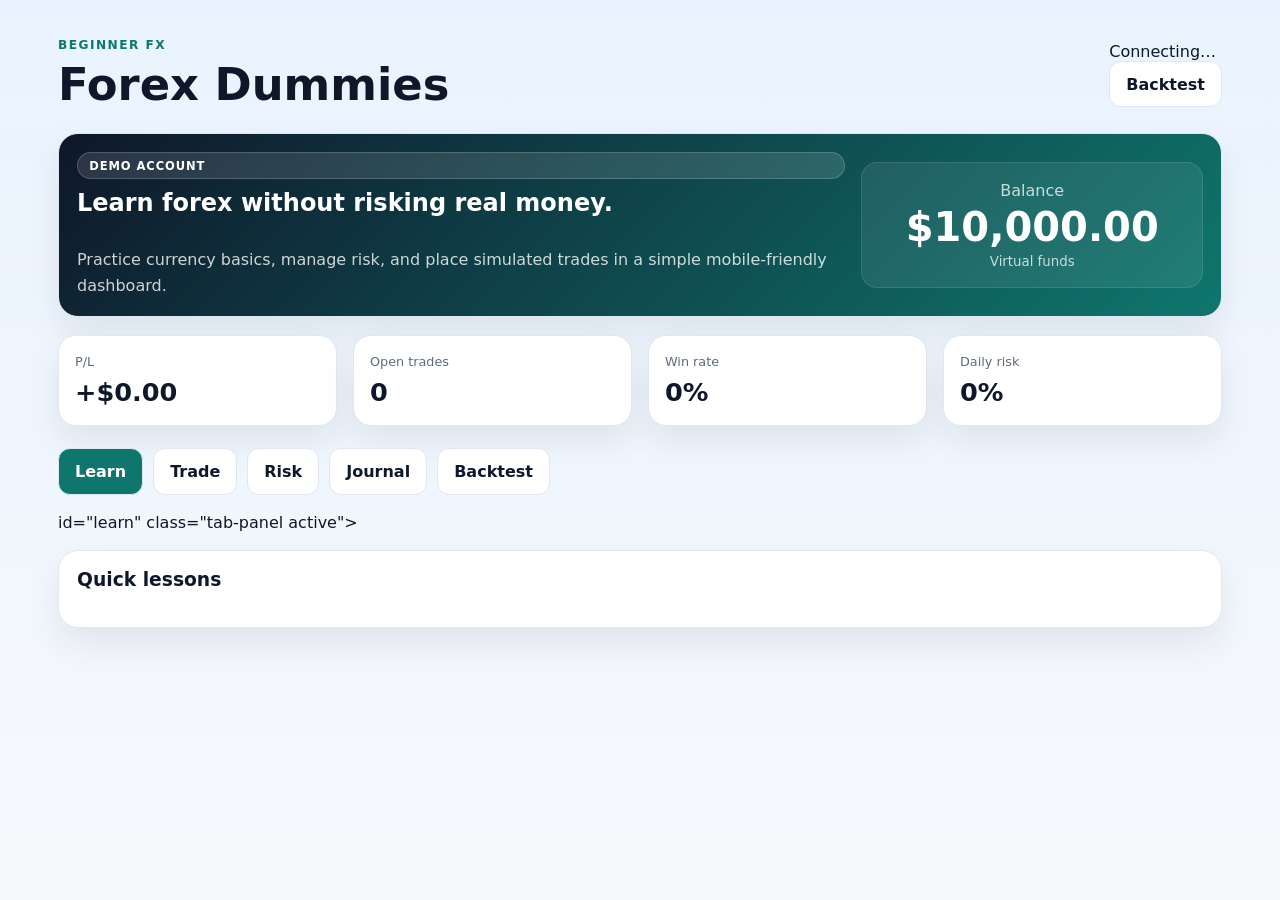
<file: index.html>
<!doctype html>
<html lang="en">
  <head>
    <meta charset="UTF-8" />
    <meta name="viewport" content="width=device-width, initial-scale=1.0" />
    <meta name="theme-color" content="#0f172a" />
    <meta name="apple-mobile-web-app-capable" content="yes" />
    <meta name="description" content="Forex Dummies is a beginner-friendly demo forex trading app for learning the basics." />
    <title>Forex Dummies</title>
    <link rel="manifest" href="manifest.json" />
    <link rel="icon" href="icon.svg" type="image/svg+xml" />
    <link rel="stylesheet" href="styles.css" />
  </head>
  <body>
    <div class="app-shell">
      <header class="topbar">
        <div>
          <p class="eyebrow">Beginner FX</p>
          <h1>Forex Dummies</h1>
        </div>
        <div class="header-actions">
          <div class="market-status" aria-live="polite">
            <span id="marketStatusDot" class="status-dot offline"></span>
            <span id="marketStatusText">Connecting…</span>
          </div>
          <button id="installBtn" class="secondary hidden" type="button">Install app</button>
          <button class="tab-button" data-tab="backtest" type="button">Backtest</button>
        </div>
      </header>

      <main class="main-grid">
        <section class="panel hero-panel">
          <div class="hero-copy">
            <span class="tag">Demo account</span>
            <h2>Learn forex without risking real money.</h2>
            <p>
              Practice currency basics, manage risk, and place simulated trades in a simple mobile-friendly dashboard.
            </p>
          </div>
          <div class="hero-value">
            <span>Balance</span>
            <strong id="balanceValue">$10,000.00</strong>
            <small>Virtual funds</small>
          </div>
        </section>

        <section class="stats-grid">
          <article class="stat-card">
            <span>P/L</span>
            <strong id="pnlValue">+$0.00</strong>
          </article>
          <article class="stat-card">
            <span>Open trades</span>
            <strong id="openTradesValue">0</strong>
          </article>
          <article class="stat-card">
            <span>Win rate</span>
            <strong id="winRateValue">0%</strong>
          </article>
          <article class="stat-card">
            <span>Daily risk</span>
            <strong id="riskValue">0%</strong>
          </article>
        </section>

        <nav class="tab-nav" aria-label="App tabs">
          <button class="tab-button active" data-tab="learn" type="button">Learn</button>
          <button class="tab-button" data-tab="trade" type="button">Trade</button>
          <button class="tab-button" data-tab="risk" type="button">Risk</button>
          <button class="tab-button" data-tab="journal" type="button">Journal</button>
          <button class="tab-button" data-tab="backtest" type="button">Backtest</button>
        </nav>

        <section 
          <section id="backtest" class="tab-panel">
  <div class="panel">
    <h3>Forex trend backtest</h3>

    <div class="field-row" style="gap: 1rem; align-items: end; margin-bottom: 1rem;">
      <div class="field-group">
        <label for="backtestPair">Pair</label>
        <select id="backtestPair" name="backtestPair">
          <option value="EUR/USD">EUR/USD</option>
          <option value="GBP/USD">GBP/USD</option>
          <option value="USD/JPY">USD/JPY</option>
          <option value="AUD/USD">AUD/USD</option>
          <option value="USD/CHF">USD/CHF</option>
        </select>
      </div>

      <button id="fetchHistoricalData" class="primary-btn" type="button">
        Run backtest
      </button>
    </div>

    <p id="backtestStatus">Waiting for data...</p>

    <div id="metricsPanel" style="margin-top: 1rem;"></div>

    <div id="candleTable" style="margin-top: 1.5rem;"></div>

    <div id="signalChart" style="margin-top: 1.5rem;">
      <h4>Trade signals</h4>
      <div id="tradesList"></div>
    </div>
  </div>
</section>id="learn" class="tab-panel active">
          <div class="panel">
            <h3>Quick lessons</h3>
            <div class="lesson-grid" id="lessonGrid"></div>
          </div>
        </section>

        <section id="trade" class="tab-panel">
          <div class="panel trade-layout">
            <div class="trade-form-wrap">
              <h3>Place a demo trade</h3>
              <form id="tradeForm">
                <div class="field-group">
                  <label for="pair">Currency pair</label>
                  <select id="pair" name="pair">
                    <option value="EUR/USD">EUR/USD</option>
                    <option value="GBP/USD">GBP/USD</option>
                    <option value="USD/JPY">USD/JPY</option>
                    <option value="AUD/USD">AUD/USD</option>
                    <option value="USD/CHF">USD/CHF</option>
                  </select>
                </div>

                <div class="field-row">
                  <div class="field-group">
                    <label for="side">Direction</label>
                    <select id="side" name="side">
                      <option value="buy">Buy</option>
                      <option value="sell">Sell</option>
                    </select>
                  </div>
                  <div class="field-group">
                    <label for="lots">Lots</label>
                    <input id="lots" name="lots" type="number" min="0.01" step="0.01" value="0.10" />
                  </div>
                </div>

                <div class="field-row">
                  <div class="field-group">
                    <label for="entry">Entry</label>
                    <input id="entry" name="entry" type="number" step="0.0001" value="1.0850" />
                  </div>
                  <div class="field-group">
                    <label for="stop">Stop loss</label>
                    <input id="stop" name="stop" type="number" step="0.0001" value="1.0800" />
                  </div>
                </div>

                <div class="field-group">
                  <label for="takeProfit">Take profit</label>
                  <input id="takeProfit" name="takeProfit" type="number" step="0.0001" value="1.0950" />
                </div>

                <button type="submit" class="primary-btn">Open demo trade</button>
              </form>
            </div>

            <div class="watchlist-wrap">
              <h3>Market watch</h3>
              <div id="watchlist" class="watchlist"></div>
            </div>
          </div>
        </section>

        <section id="risk" class="tab-panel">
          <div class="panel risk-layout">
            <div class="risk-card">
              <h3>Risk calculator</h3>
              <form id="riskForm" class="risk-form">
                <div class="field-group">
                  <label for="accountBalance">Account balance</label>
                  <input id="accountBalance" type="number" value="10000" />
                </div>
                <div class="field-group">
                  <label for="riskPercent">Risk per trade</label>
                  <input id="riskPercent" type="number" value="2" step="0.5" />
                </div>
                <div class="field-group">
                  <label for="stopDistance">Stop size (pips)</label>
                  <input id="stopDistance" type="number" value="30" />
                </div>
                <button type="button" id="calculateRisk" class="primary-btn">Calculate</button>
              </form>
            </div>

            <div class="risk-card result-card">
              <h3>Suggested lot size</h3>
              <div class="result-row">
                <span>Max risk</span>
                <strong id="maxRiskValue">$200.00</strong>
              </div>
              <div class="result-row">
                <span>Risk per pip</span>
                <strong id="riskPerPipValue">$0.67</strong>
              </div>
              <div class="result-row">
                <span>Recommended lots</span>
                <strong id="lotSuggestionValue">0.07</strong>
              </div>
            </div>
          </div>
        </section>

        <section id="journal" class="tab-panel">
          <div class="panel">
            <h3>Trade journal</h3>
            <div id="tradeJournal" class="journal-list"></div>
          </div>
        </section>
      </main>
    </div>

    <script src="app.js"></script>
  </body>
  <script src="app.js"></script>
<script src="backtest.js"></script>
</html>
</file>
<file: styles.css>
* {
  box-sizing: border-box;
}

:root {
  --bg: #f3f6fb;
  --panel: #ffffff;
  --panel-alt: #edf6ff;
  --text: #0f172a;
  --muted: #5c6b7d;
  --primary: #0f766e;
  --primary-dark: #115e59;
  --secondary: #dbeafe;
  --success: #15803d;
  --danger: #b91c1c;
  --warning: #d97706;
  --line: #dfe7f1;
  --shadow: 0 16px 34px rgba(15, 23, 42, 0.08);
}

html, body {
  margin: 0;
  min-height: 100%;
  font-family: Inter, "Segoe UI", system-ui, sans-serif;
  background: linear-gradient(180deg, #e9f3ff 0%, #f7f9fc 100%);
  color: var(--text);
}

body {
  min-height: 100vh;
}

button, input, select {
  font: inherit;
}

.app-shell {
  max-width: 1200px;
  margin: 0 auto;
  padding: 20px 18px 48px;
}

.topbar {
  display: flex;
  align-items: center;
  justify-content: space-between;
  gap: 16px;
  padding: 18px 0 22px;
}

.eyebrow {
  margin: 0 0 6px;
  font-size: 0.76rem;
  text-transform: uppercase;
  letter-spacing: 0.12em;
  font-weight: 700;
  color: var(--primary);
}

h1 {
  margin: 0;
  font-size: clamp(2rem, 4vw, 2.8rem);
}

h2, h3, p {
  margin-top: 0;
}

.secondary {
  background: var(--secondary);
  color: var(--text);
  border: 1px solid transparent;
  border-radius: 12px;
  padding: 0.8rem 1rem;
  font-weight: 700;
  cursor: pointer;
}

.hidden {
  display: none;
}

.main-grid {
  display: grid;
  gap: 18px;
}

.panel {
  background: var(--panel);
  border-radius: 20px;
  box-shadow: var(--shadow);
  border: 1px solid var(--line);
  padding: 18px;
}

.hero-panel {
  display: grid;
  grid-template-columns: 1.8fr 0.8fr;
  gap: 16px;
  align-items: center;
  background: linear-gradient(135deg, #0f172a 0%, #0f766e 100%);
  color: white;
}

.hero-copy {
  display: grid;
  gap: 10px;
}

.hero-copy p {
  margin: 0;
  color: rgba(255, 255, 255, 0.8);
  line-height: 1.6;
}

.tag {
  display: inline-flex;
  align-self: start;
  background: rgba(255, 255, 255, 0.12);
  border: 1px solid rgba(255, 255, 255, 0.18);
  border-radius: 999px;
  padding: 0.35rem 0.7rem;
  font-size: 0.72rem;
  font-weight: 700;
  letter-spacing: 0.08em;
  text-transform: uppercase;
}

.hero-value {
  display: grid;
  justify-items: center;
  gap: 4px;
  background: rgba(255,255,255,0.08);
  border-radius: 16px;
  border: 1px solid rgba(255,255,255,0.1);
  padding: 18px 16px;
}

.hero-value span,
.hero-value small {
  color: rgba(255,255,255,0.76);
}

.hero-value strong {
  font-size: clamp(1.9rem, 4vw, 2.5rem);
}

.stats-grid {
  display: grid;
  grid-template-columns: repeat(4, minmax(0, 1fr));
  gap: 16px;
}

.stat-card {
  background: var(--panel);
  border: 1px solid var(--line);
  border-radius: 18px;
  padding: 18px 16px;
  display: grid;
  gap: 8px;
  box-shadow: var(--shadow);
}

.stat-card span {
  color: var(--muted);
  font-size: 0.8rem;
}

.stat-card strong {
  font-size: clamp(1.2rem, 2vw, 1.8rem);
}

.tab-nav {
  display: flex;
  flex-wrap: wrap;
  gap: 10px;
  margin-top: 4px;
}

.tab-button {
  background: var(--panel);
  color: var(--text);
  border: 1px solid var(--line);
  border-radius: 12px;
  padding: 0.8rem 1rem;
  font-weight: 700;
  cursor: pointer;
  transition: 0.2s ease;
}

.tab-button.active {
  background: var(--primary);
  color: white;
}

.tab-panel {
  display: none;
}

.tab-panel.active {
  display: block;
}

.lesson-grid {
  display: grid;
  grid-template-columns: repeat(2, minmax(0, 1fr));
  gap: 14px;
  margin-top: 12px;
}

.lesson-card {
  background: var(--panel-alt);
  border: 1px solid #dfeaf9;
  border-radius: 16px;
  padding: 16px;
  display: grid;
  gap: 10px;
}

.lesson-card h4 {
  margin: 0;
  font-size: 1.05rem;
}

.lesson-card p {
  margin: 0;
  color: var(--muted);
  line-height: 1.6;
}

.trade-layout,
.risk-layout {
  display: grid;
  grid-template-columns: 1.2fr 0.8fr;
  gap: 18px;
}

.trade-form-wrap,
.watchlist-wrap,
.risk-card {
  display: grid;
  gap: 16px;
}

form {
  display: grid;
  gap: 14px;
}

.field-row {
  display: grid;
  grid-template-columns: repeat(2, minmax(0, 1fr));
  gap: 14px;
}

.field-group {
  display: grid;
  gap: 8px;
}

label {
  font-size: 0.85rem;
  color: var(--muted);
  font-weight: 700;
}

input, select {
  width: 100%;
  border: 1px solid var(--line);
  border-radius: 12px;
  background: #f8fafc;
  color: var(--text);
  padding: 0.8rem 0.9rem;
}

.primary-btn {
  border: none;
  border-radius: 12px;
  background: linear-gradient(135deg, var(--primary) 0%, var(--primary-dark) 100%);
  color: white;
  font-weight: 800;
  padding: 0.9rem 1rem;
  cursor: pointer;
}

.watchlist {
  display: grid;
  gap: 12px;
}

.watch-row {
  display: flex;
  align-items: center;
  justify-content: space-between;
  gap: 14px;
  background: #f8fafc;
  border: 1px solid var(--line);
  border-radius: 12px;
  padding: 12px 14px;
}

.watch-pair {
  display: grid;
}

.watch-pair strong {
  font-size: 1rem;
}

.watch-meta {
  font-size: 0.8rem;
  color: var(--muted);
}

.ticker {
  font-weight: 800;
  padding: 0.3rem 0.6rem;
  border-radius: 999px;
}

.ticker.up {
  background: rgba(21, 128, 61, 0.12);
  color: var(--success);
}

.ticker.down {
  background: rgba(185, 28, 28, 0.12);
  color: var(--danger);
}

.risk-form {
  display: grid;
  gap: 14px;
}

.result-card {
  background: linear-gradient(180deg, #fff 0%, #f2f9ff 100%);
}

.result-row {
  display: flex;
  justify-content: space-between;
  gap: 12px;
  border-bottom: 1px solid var(--line);
  padding: 10px 0;
}

.result-row:last-child {
  border-bottom: none;
}

.journal-list {
  display: grid;
  gap: 12px;
}

.journal-item {
  display: grid;
  grid-template-columns: 1fr auto auto;
  gap: 12px;
  align-items: center;
  background: #f8fafc;
  border: 1px solid var(--line);
  border-radius: 14px;
  padding: 12px 14px;
}

.tag-pill {
  display: inline-flex;
  align-items: center;
  justify-content: center;
  min-width: 72px;
  padding: 0.35rem 0.65rem;
  border-radius: 999px;
  font-size: 0.72rem;
  font-weight: 800;
}

.tag-pill.buy {
  background: rgba(21, 128, 61, 0.12);
  color: var(--success);
}

.tag-pill.sell {
  background: rgba(185, 28, 28, 0.12);
  color: var(--danger);
}

.pnl-positive {
  color: var(--success);
  font-weight: 800;
}

.pnl-negative {
  color: var(--danger);
  font-weight: 800;
}

.empty-state {
  color: var(--muted);
  padding: 1rem 0;
  text-align: center;
}

@media (max-width: 780px) {
  .hero-panel,
  .trade-layout,
  .risk-layout,
  .lesson-grid,
  .stats-grid {
    grid-template-columns: 1fr;
  }

  .topbar {
    align-items: flex-start;
    flex-direction: column;
  }

  .app-shell {
    padding-left: 14px;
    padding-right: 14px;
  }
}
</file>
